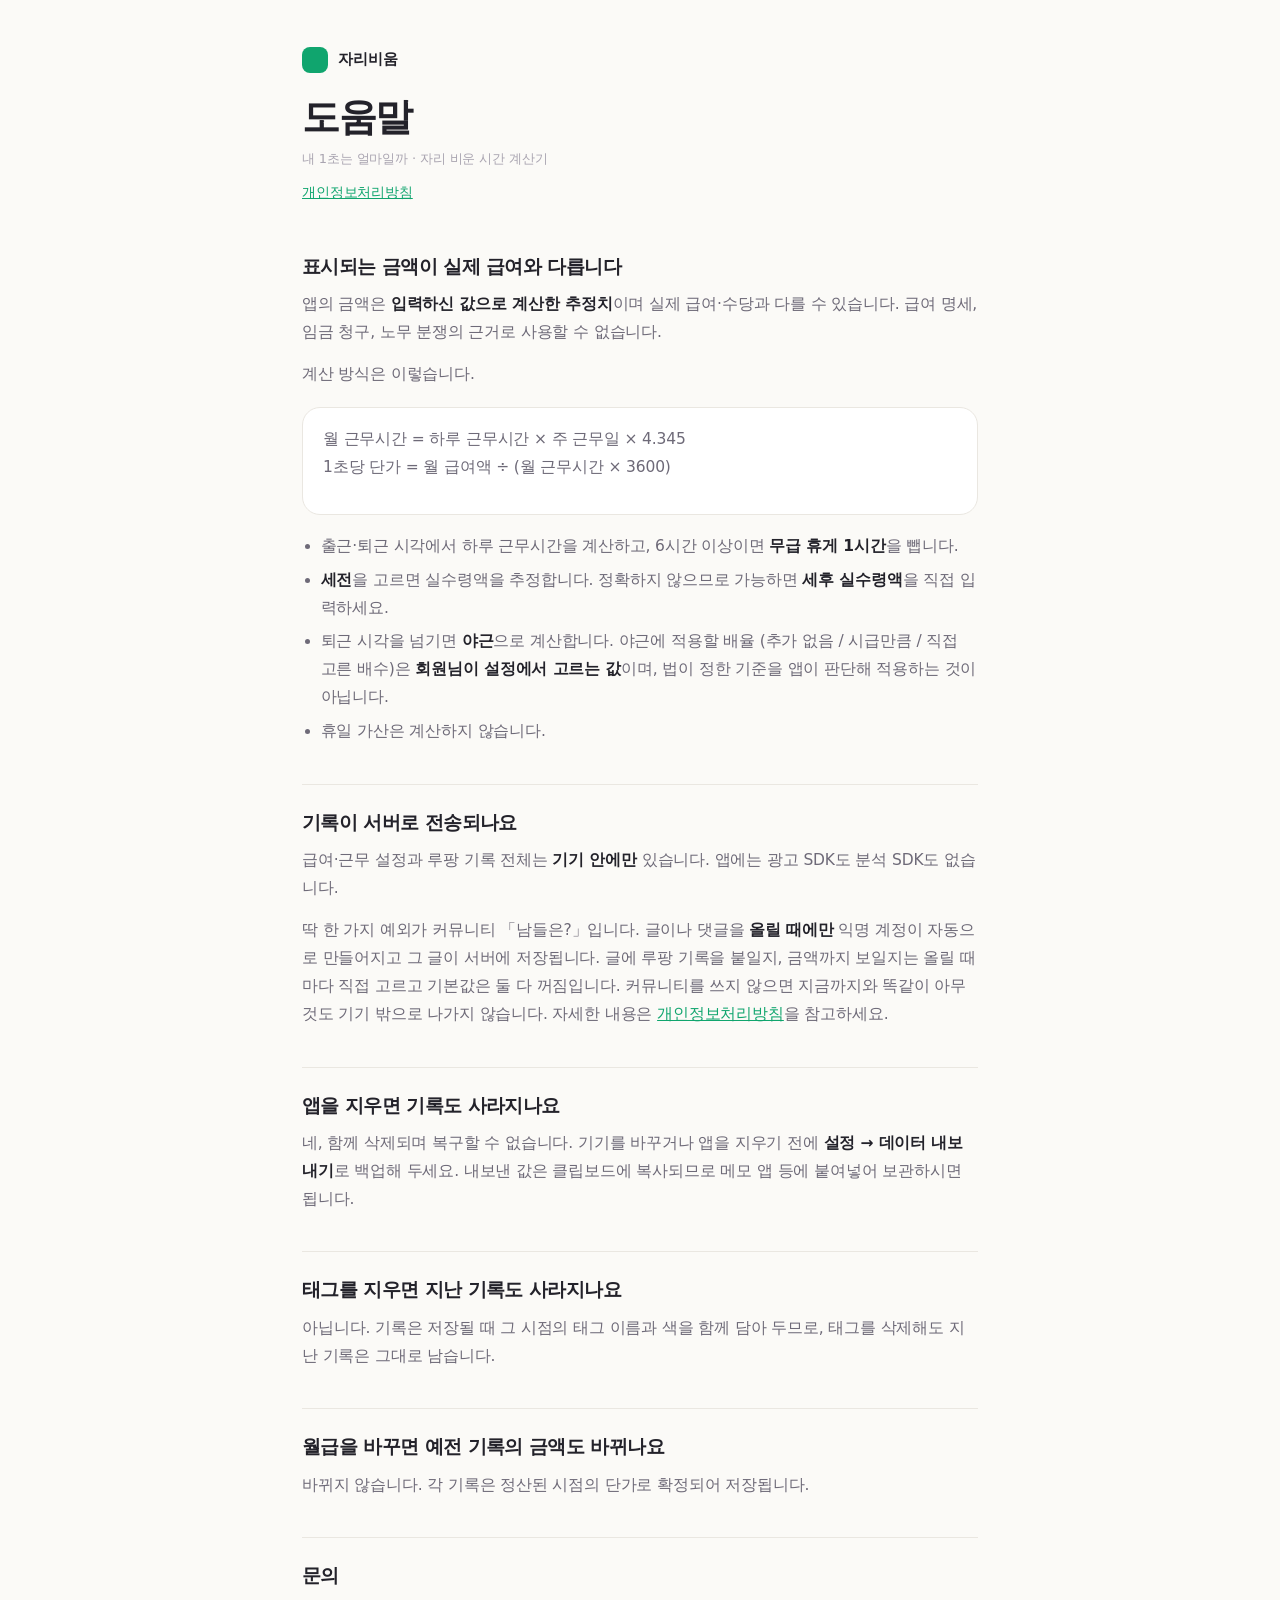
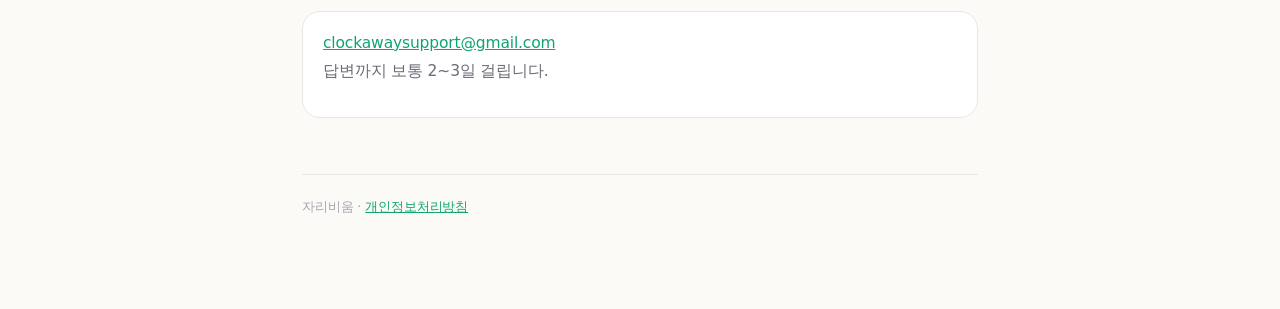
<file: index.html>
<!doctype html><html lang="ko"><head>
<meta charset="utf-8"><meta name="viewport" content="width=device-width,initial-scale=1">
<title>자리비움 · 지원</title>
<link rel="stylesheet" href="style.css">
</head><body><div class="wrap">
<header>
  <div class="brand"><span class="dot"></span>자리비움</div>
  <h1>도움말</h1>
  <div class="upd">내 1초는 얼마일까 · 자리 비운 시간 계산기</div>
  <nav><a href="privacy.html">개인정보처리방침</a></nav>
</header>

<h2>표시되는 금액이 실제 급여와 다릅니다</h2>
<p>앱의 금액은 <strong>입력하신 값으로 계산한 추정치</strong>이며 실제 급여·수당과 다를 수 있습니다.
급여 명세, 임금 청구, 노무 분쟁의 근거로 사용할 수 없습니다.</p>
<p>계산 방식은 이렇습니다.</p>
<div class="card">
  <p>월 근무시간 = 하루 근무시간 × 주 근무일 × 4.345<br>
  1초당 단가 = 월 급여액 ÷ (월 근무시간 × 3600)</p>
</div>
<ul>
  <li>출근·퇴근 시각에서 하루 근무시간을 계산하고, 6시간 이상이면 <strong>무급 휴게 1시간</strong>을 뺍니다.</li>
  <li><strong>세전</strong>을 고르면 실수령액을 추정합니다. 정확하지 않으므로 가능하면 <strong>세후 실수령액</strong>을 직접 입력하세요.</li>
  <li>퇴근 시각을 넘기면 <strong>야근</strong>으로 계산합니다. 야근에 적용할 배율
      (추가 없음 / 시급만큼 / 직접 고른 배수)은 <strong>회원님이 설정에서 고르는 값</strong>이며,
      법이 정한 기준을 앱이 판단해 적용하는 것이 아닙니다.</li>
  <li>휴일 가산은 계산하지 않습니다.</li>
</ul>

<h2>기록이 서버로 전송되나요</h2>
<p>급여·근무 설정과 루팡 기록 전체는 <strong>기기 안에만</strong> 있습니다. 앱에는 광고 SDK도
분석 SDK도 없습니다.</p>
<p>딱 한 가지 예외가 커뮤니티 「남들은?」입니다. 글이나 댓글을 <strong>올릴 때에만</strong>
익명 계정이 자동으로 만들어지고 그 글이 서버에 저장됩니다. 글에 루팡 기록을 붙일지, 금액까지
보일지는 올릴 때마다 직접 고르고 기본값은 둘 다 꺼짐입니다. 커뮤니티를 쓰지 않으면 지금까지와
똑같이 아무것도 기기 밖으로 나가지 않습니다.
자세한 내용은 <a href="privacy.html">개인정보처리방침</a>을 참고하세요.</p>

<h2>앱을 지우면 기록도 사라지나요</h2>
<p>네, 함께 삭제되며 복구할 수 없습니다.
기기를 바꾸거나 앱을 지우기 전에 <strong>설정 → 데이터 내보내기</strong>로 백업해 두세요.
내보낸 값은 클립보드에 복사되므로 메모 앱 등에 붙여넣어 보관하시면 됩니다.</p>

<h2>태그를 지우면 지난 기록도 사라지나요</h2>
<p>아닙니다. 기록은 저장될 때 그 시점의 태그 이름과 색을 함께 담아 두므로,
태그를 삭제해도 지난 기록은 그대로 남습니다.</p>

<h2>월급을 바꾸면 예전 기록의 금액도 바뀌나요</h2>
<p>바뀌지 않습니다. 각 기록은 정산된 시점의 단가로 확정되어 저장됩니다.</p>

<h2>문의</h2>
<div class="card">
  <p><a href="mailto:clockawaysupport@gmail.com">clockawaysupport@gmail.com</a><br>
  답변까지 보통 2~3일 걸립니다.</p>
</div>

<footer>
  자리비움 · <a href="privacy.html">개인정보처리방침</a>
</footer>
</div></body></html>
</file>
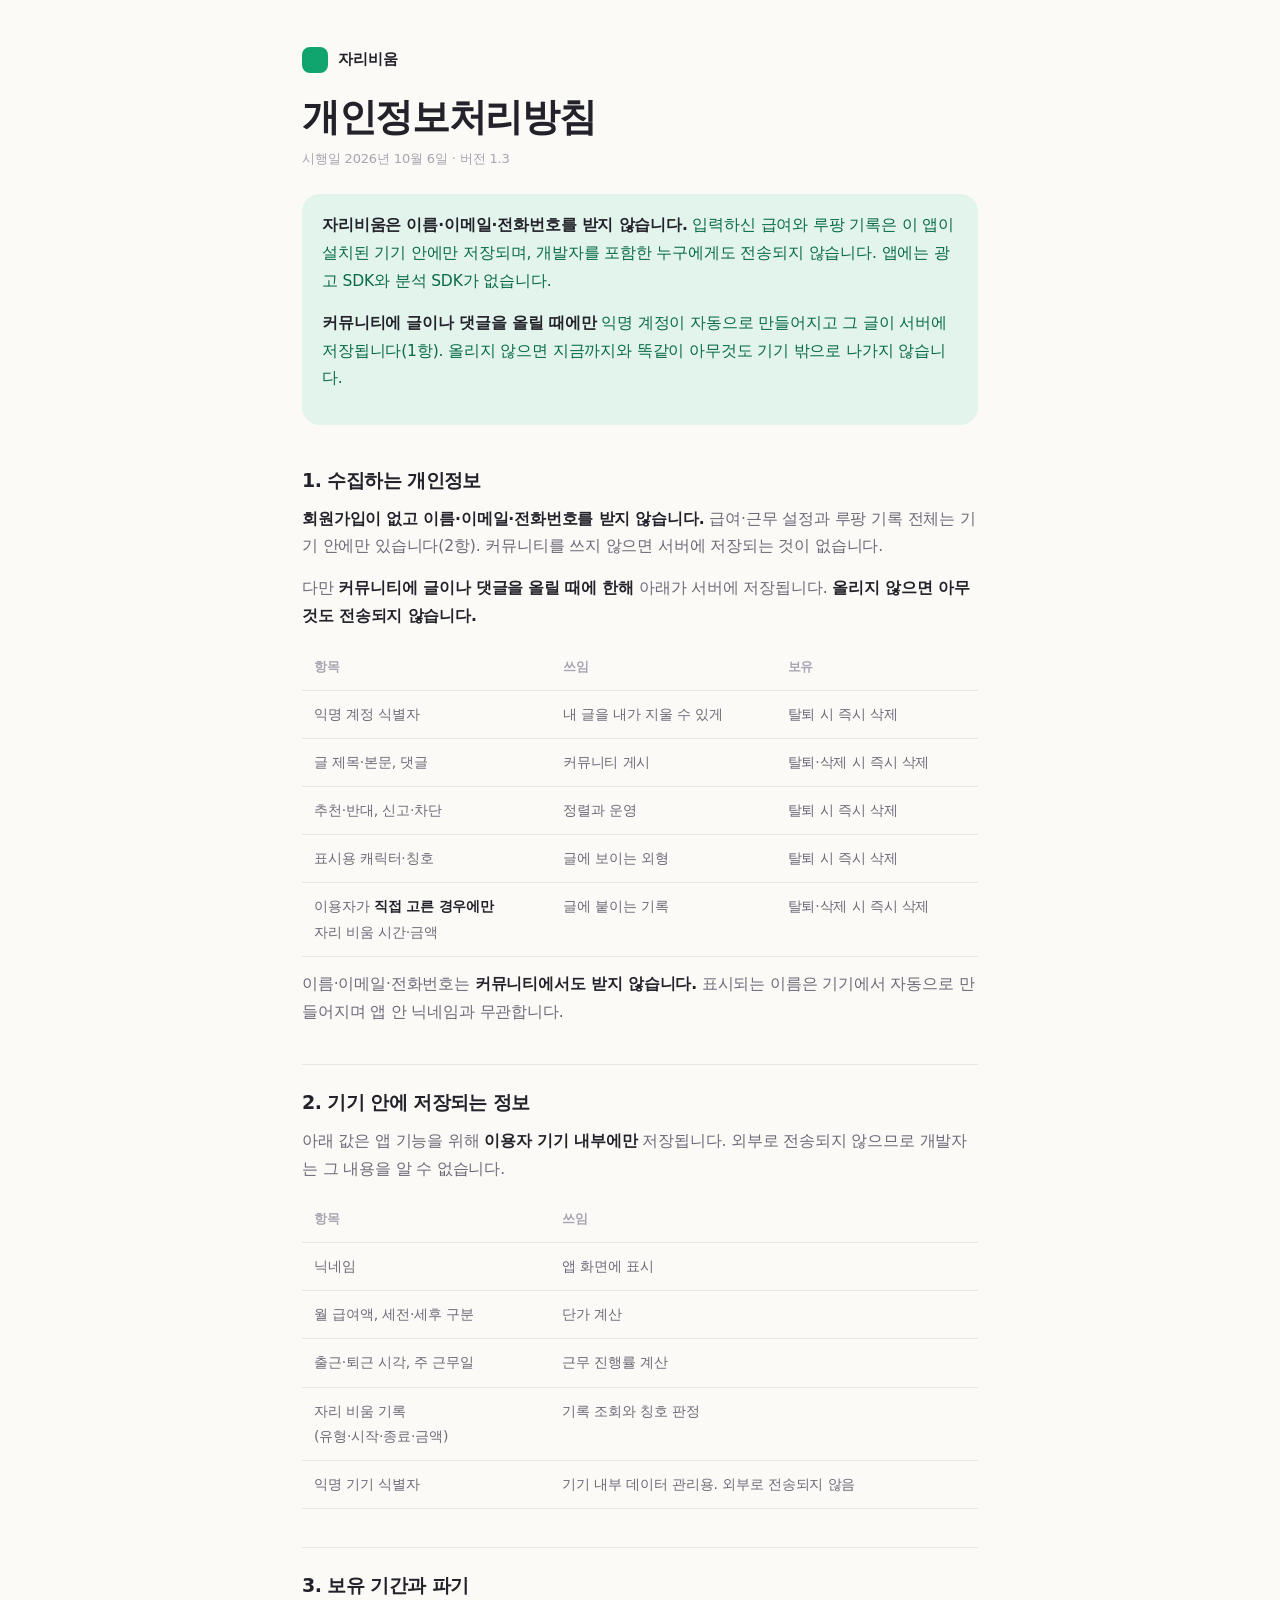
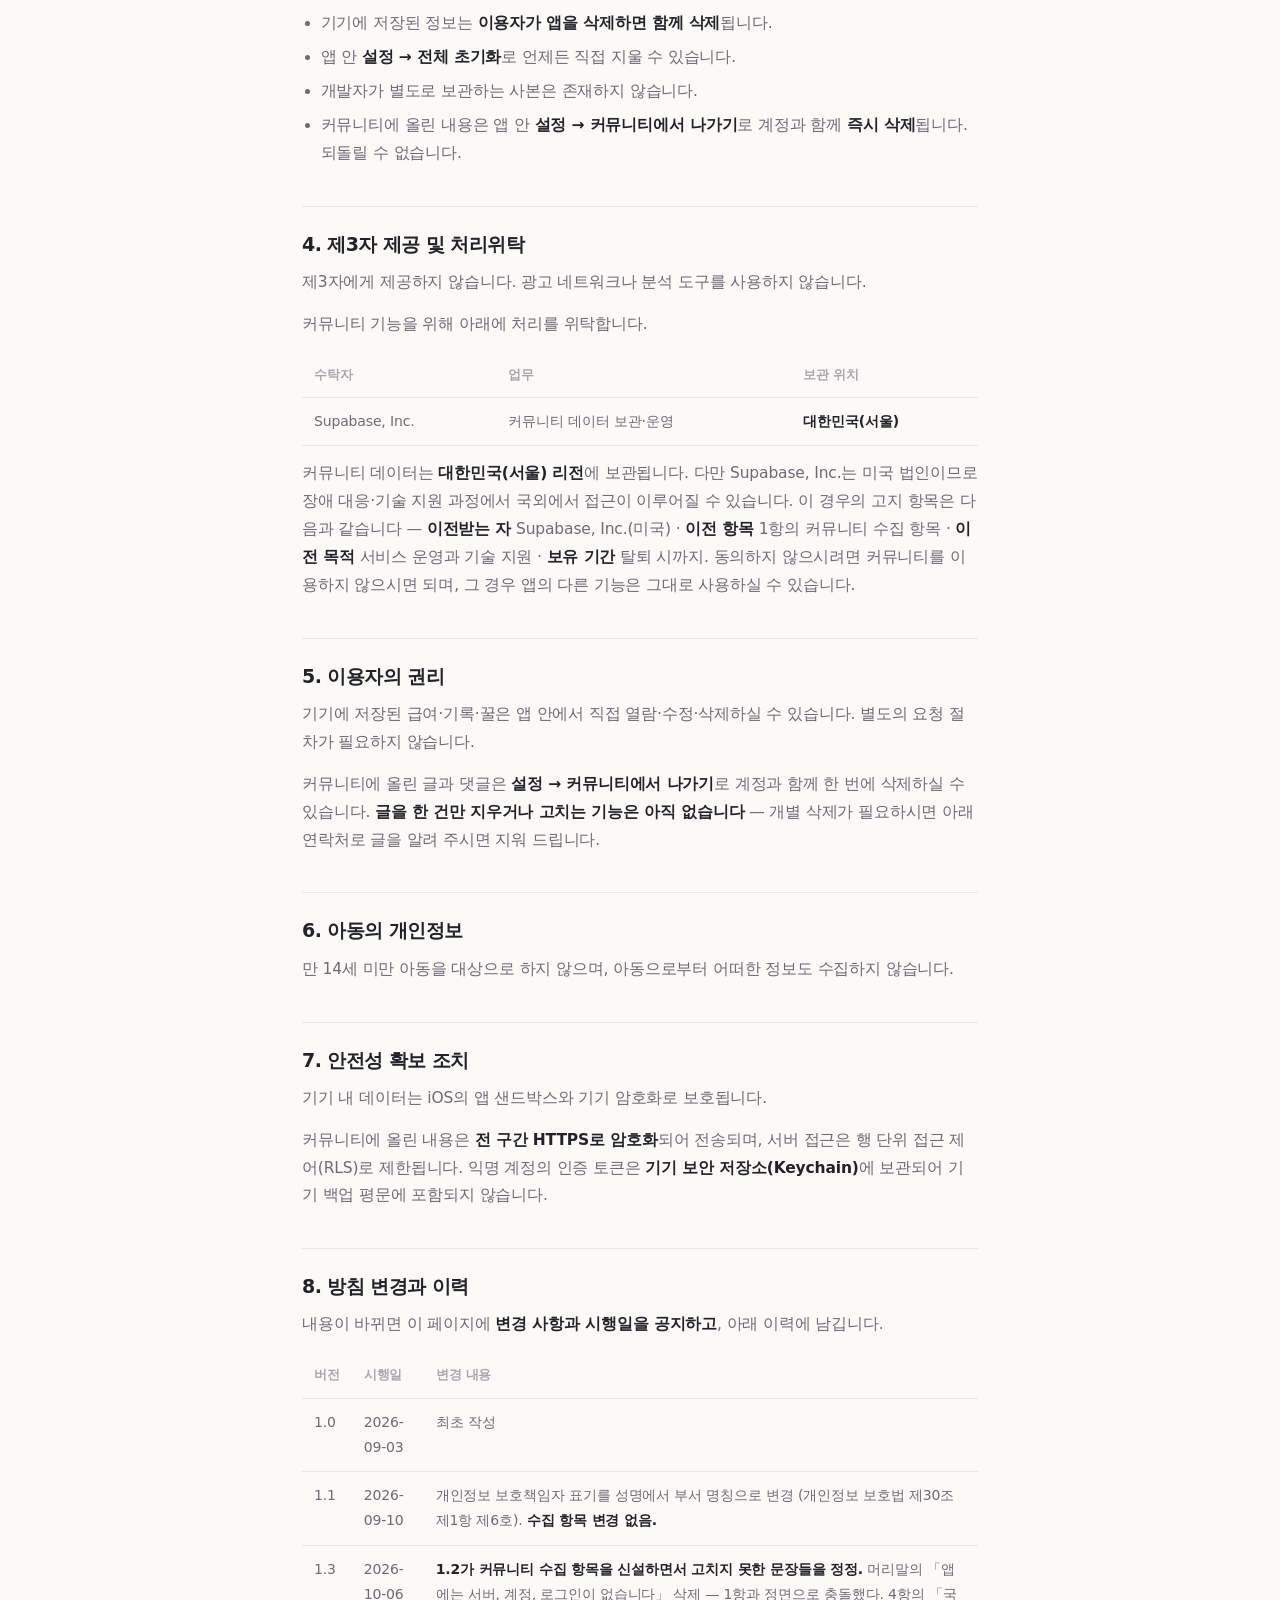
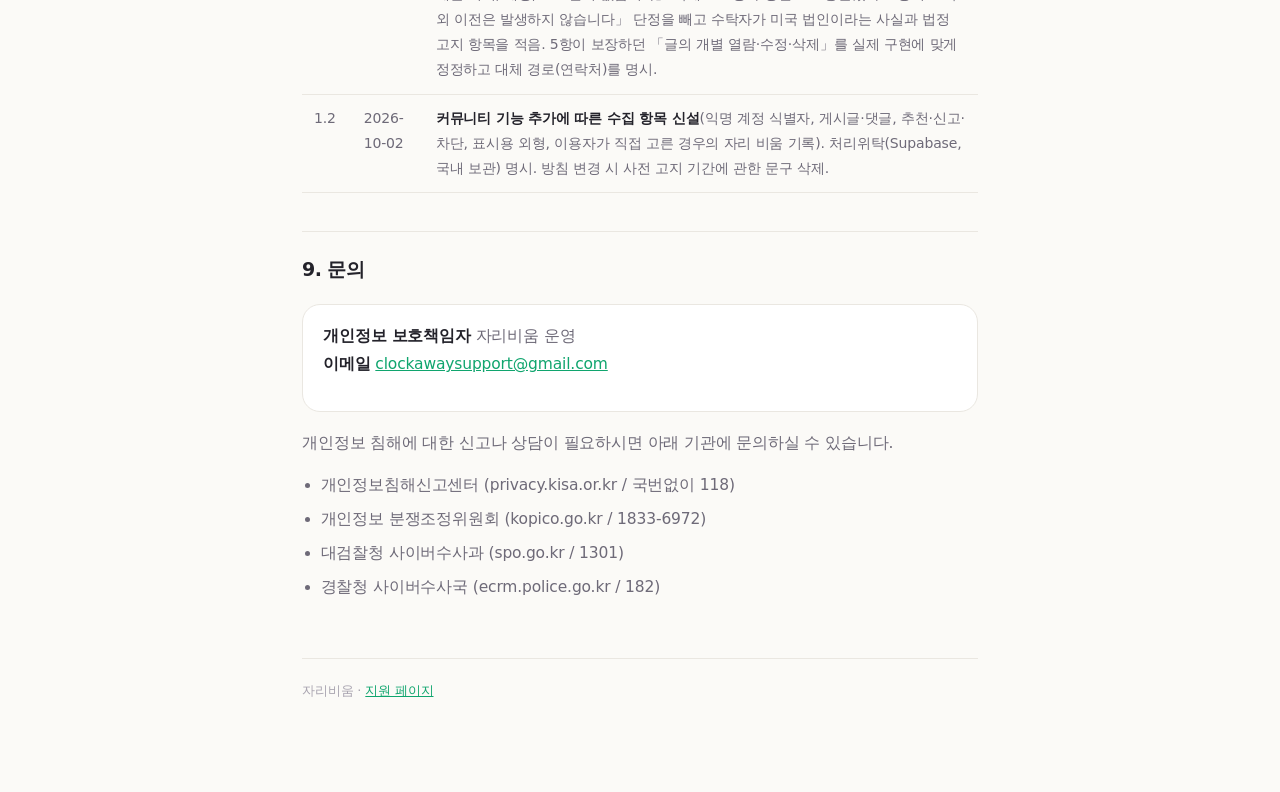
<file: privacy.html>
<!--
  ⚠️ **이 파일을 고치는 것만으로는 게시되지 않는다.**

  실제로 App Store 「개인정보 처리방침 URL」이 가리키는 곳은 **다른 저장소**다:
      https://jaykwakjy-sudo.github.io/awayclock-site/privacy.html
      = GitHub  jaykwakjy-sudo/awayclock-site  (main 브랜치, 루트의 privacy.html)

  이 저장소(월급루팡)에는 git 리모트가 없다. docs/ 는 원본일 뿐이고,
  고친 뒤 **직접 올려야** 바뀐다:

      gh api -X PUT repos/jaykwakjy-sudo/awayclock-site/contents/privacy.html \
        -f message="..." -f sha="<원격 sha>" -f content="<base64>"

  ⚠️ 한 번 당했다 — 여기만 1.2로 고쳐 놓고 App Store 개인정보 라벨을 「수집함」으로
     게시했더니, 라벨은 "수집함"인데 **링크된 방침은 "수집하지 않습니다"**인 상태가
     라이브에 그대로 떴다. 라벨을 건드리면 이 파일도 같이 올려야 한다.

  ⚠️ GitHub Pages 반영까지 20~40초 걸린다. 올리자마자 확인하면 옛 내용이 나온다.
-->
<!doctype html><html lang="ko"><head>
<meta charset="utf-8"><meta name="viewport" content="width=device-width,initial-scale=1">
<title>자리비움 · 개인정보처리방침</title>
<link rel="stylesheet" href="style.css">
</head><body><div class="wrap">
<header>
  <div class="brand"><span class="dot"></span>자리비움</div>
  <h1>개인정보처리방침</h1>
  <div class="upd">시행일 2026년 10월 6일 · 버전 1.3</div>
</header>

<div class="card hl">
  <p><strong>자리비움은 이름·이메일·전화번호를 받지 않습니다.</strong>
  입력하신 급여와 루팡 기록은 이 앱이 설치된 기기 안에만 저장되며,
  개발자를 포함한 누구에게도 전송되지 않습니다.
  앱에는 광고 SDK와 분석 SDK가 없습니다.</p>
  <p><strong>커뮤니티에 글이나 댓글을 올릴 때에만</strong> 익명 계정이 자동으로
  만들어지고 그 글이 서버에 저장됩니다(1항). 올리지 않으면 지금까지와 똑같이
  아무것도 기기 밖으로 나가지 않습니다.</p>
</div>

<h2>1. 수집하는 개인정보</h2>
<p><strong>회원가입이 없고 이름·이메일·전화번호를 받지 않습니다.</strong>
급여·근무 설정과 루팡 기록 전체는 기기 안에만 있습니다(2항).
커뮤니티를 쓰지 않으면 서버에 저장되는 것이 없습니다.</p>
<p>다만 <strong>커뮤니티에 글이나 댓글을 올릴 때에 한해</strong> 아래가 서버에 저장됩니다.
<strong>올리지 않으면 아무것도 전송되지 않습니다.</strong></p>
<table>
  <tr><th>항목</th><th>쓰임</th><th>보유</th></tr>
  <tr><td>익명 계정 식별자</td><td>내 글을 내가 지울 수 있게</td><td>탈퇴 시 즉시 삭제</td></tr>
  <tr><td>글 제목·본문, 댓글</td><td>커뮤니티 게시</td><td>탈퇴·삭제 시 즉시 삭제</td></tr>
  <tr><td>추천·반대, 신고·차단</td><td>정렬과 운영</td><td>탈퇴 시 즉시 삭제</td></tr>
  <tr><td>표시용 캐릭터·칭호</td><td>글에 보이는 외형</td><td>탈퇴 시 즉시 삭제</td></tr>
  <tr><td>이용자가 <strong>직접 고른 경우에만</strong><br>자리 비움 시간·금액</td><td>글에 붙이는 기록</td><td>탈퇴·삭제 시 즉시 삭제</td></tr>
</table>
<p>이름·이메일·전화번호는 <strong>커뮤니티에서도 받지 않습니다.</strong>
표시되는 이름은 기기에서 자동으로 만들어지며 앱 안 닉네임과 무관합니다.</p>

<h2>2. 기기 안에 저장되는 정보</h2>
<p>아래 값은 앱 기능을 위해 <strong>이용자 기기 내부에만</strong> 저장됩니다.
외부로 전송되지 않으므로 개발자는 그 내용을 알 수 없습니다.</p>
<table>
  <tr><th>항목</th><th>쓰임</th></tr>
  <tr><td>닉네임</td><td>앱 화면에 표시</td></tr>
  <tr><td>월 급여액, 세전·세후 구분</td><td>단가 계산</td></tr>
  <tr><td>출근·퇴근 시각, 주 근무일</td><td>근무 진행률 계산</td></tr>
  <tr><td>자리 비움 기록<br>(유형·시작·종료·금액)</td><td>기록 조회와 칭호 판정</td></tr>
  <tr><td>익명 기기 식별자</td><td>기기 내부 데이터 관리용. 외부로 전송되지 않음</td></tr>
</table>

<h2>3. 보유 기간과 파기</h2>
<ul>
  <li>기기에 저장된 정보는 <strong>이용자가 앱을 삭제하면 함께 삭제</strong>됩니다.</li>
  <li>앱 안 <strong>설정 → 전체 초기화</strong>로 언제든 직접 지울 수 있습니다.</li>
  <li>개발자가 별도로 보관하는 사본은 존재하지 않습니다.</li>
  <li>커뮤니티에 올린 내용은 앱 안 <strong>설정 → 커뮤니티에서 나가기</strong>로
      계정과 함께 <strong>즉시 삭제</strong>됩니다. 되돌릴 수 없습니다.</li>
</ul>

<h2>4. 제3자 제공 및 처리위탁</h2>
<p>제3자에게 제공하지 않습니다. 광고 네트워크나 분석 도구를 사용하지 않습니다.</p>
<p>커뮤니티 기능을 위해 아래에 처리를 위탁합니다.</p>
<table>
  <tr><th>수탁자</th><th>업무</th><th>보관 위치</th></tr>
  <tr><td>Supabase, Inc.</td><td>커뮤니티 데이터 보관·운영</td><td><strong>대한민국(서울)</strong></td></tr>
</table>
<p>커뮤니티 데이터는 <strong>대한민국(서울) 리전</strong>에 보관됩니다. 다만 Supabase, Inc.는
미국 법인이므로 장애 대응·기술 지원 과정에서 국외에서 접근이 이루어질 수 있습니다. 이 경우의
고지 항목은 다음과 같습니다 — <strong>이전받는 자</strong> Supabase, Inc.(미국) ·
<strong>이전 항목</strong> 1항의 커뮤니티 수집 항목 · <strong>이전 목적</strong> 서비스 운영과
기술 지원 · <strong>보유 기간</strong> 탈퇴 시까지. 동의하지 않으시려면 커뮤니티를 이용하지
않으시면 되며, 그 경우 앱의 다른 기능은 그대로 사용하실 수 있습니다.</p>

<h2>5. 이용자의 권리</h2>
<p>기기에 저장된 급여·기록·꿀은 앱 안에서 직접 열람·수정·삭제하실 수 있습니다.
별도의 요청 절차가 필요하지 않습니다.</p>
<p>커뮤니티에 올린 글과 댓글은 <strong>설정 → 커뮤니티에서 나가기</strong>로 계정과 함께
한 번에 삭제하실 수 있습니다. <strong>글을 한 건만 지우거나 고치는 기능은 아직 없습니다</strong> —
개별 삭제가 필요하시면 아래 연락처로 글을 알려 주시면 지워 드립니다.</p>

<h2>6. 아동의 개인정보</h2>
<p>만 14세 미만 아동을 대상으로 하지 않으며, 아동으로부터 어떠한 정보도 수집하지 않습니다.</p>

<h2>7. 안전성 확보 조치</h2>
<p>기기 내 데이터는 iOS의 앱 샌드박스와 기기 암호화로 보호됩니다.</p>
<p>커뮤니티에 올린 내용은 <strong>전 구간 HTTPS로 암호화</strong>되어 전송되며,
서버 접근은 행 단위 접근 제어(RLS)로 제한됩니다. 익명 계정의 인증 토큰은
<strong>기기 보안 저장소(Keychain)</strong>에 보관되어 기기 백업 평문에 포함되지 않습니다.</p>

<h2>8. 방침 변경과 이력</h2>
<p>내용이 바뀌면 이 페이지에 <strong>변경 사항과 시행일을 공지하고</strong>, 아래 이력에 남깁니다.</p>
<table>
  <tr><th>버전</th><th>시행일</th><th>변경 내용</th></tr>
  <tr><td>1.0</td><td>2026-09-03</td><td>최초 작성</td></tr>
  <tr><td>1.1</td><td>2026-09-10</td><td>개인정보 보호책임자 표기를 성명에서 부서 명칭으로 변경 (개인정보 보호법 제30조 제1항 제6호). <strong>수집 항목 변경 없음.</strong></td></tr>
  <tr><td>1.3</td><td>2026-10-06</td><td><strong>1.2가 커뮤니티 수집 항목을 신설하면서 고치지 못한 문장들을 정정.</strong> 머리말의 「앱에는 서버, 계정, 로그인이 없습니다」 삭제 — 1항과 정면으로 충돌했다. 4항의 「국외 이전은 발생하지 않습니다」 단정을 빼고 수탁자가 미국 법인이라는 사실과 법정 고지 항목을 적음. 5항이 보장하던 「글의 개별 열람·수정·삭제」를 실제 구현에 맞게 정정하고 대체 경로(연락처)를 명시.</td></tr>
  <tr><td>1.2</td><td>2026-10-02</td><td><strong>커뮤니티 기능 추가에 따른 수집 항목 신설</strong>(익명 계정 식별자, 게시글·댓글, 추천·신고·차단, 표시용 외형, 이용자가 직접 고른 경우의 자리 비움 기록). 처리위탁(Supabase, 국내 보관) 명시. 방침 변경 시 사전 고지 기간에 관한 문구 삭제.</td></tr>
</table>

<h2>9. 문의</h2>
<div class="card">
  <p><strong>개인정보 보호책임자</strong> 자리비움 운영<br>
  <strong>이메일</strong> <a href="mailto:clockawaysupport@gmail.com">clockawaysupport@gmail.com</a></p>
</div>
<p>개인정보 침해에 대한 신고나 상담이 필요하시면 아래 기관에 문의하실 수 있습니다.</p>
<ul>
  <li>개인정보침해신고센터 (privacy.kisa.or.kr / 국번없이 118)</li>
  <li>개인정보 분쟁조정위원회 (kopico.go.kr / 1833-6972)</li>
  <li>대검찰청 사이버수사과 (spo.go.kr / 1301)</li>
  <li>경찰청 사이버수사국 (ecrm.police.go.kr / 182)</li>
</ul>

<footer>
  자리비움 · <a href="index.html">지원 페이지</a>
</footer>
</div></body></html>
</file>
<file: style.css>
:root{
  --paper:#FBFAF7; --panel:#fff; --line:#EAE7E1;
  --ink:#23222A; --ink2:#6E6A78; --ink3:#A9A4B0;
  --won:#10A56E; --wonSoft:#E2F4EC;
  --kr:"IBM Plex Sans KR","Apple SD Gothic Neo",system-ui,-apple-system,sans-serif;
}
*{box-sizing:border-box}
body{margin:0;background:var(--paper);color:var(--ink);font-family:var(--kr);
  font-size:15.5px;line-height:1.8;letter-spacing:-.01em;-webkit-text-size-adjust:100%}
.wrap{max-width:720px;margin:0 auto;padding:0 22px 90px}
header{padding:46px 0 6px}
.brand{display:flex;align-items:center;gap:10px;font-weight:700;font-size:15px}
.dot{width:26px;height:26px;border-radius:8px;background:var(--won);flex:none}
h1{font-size:clamp(28px,6vw,38px);line-height:1.2;margin:22px 0 6px;letter-spacing:-.035em}
.upd{color:var(--ink3);font-size:13px}
h2{font-size:19px;margin:38px 0 8px;letter-spacing:-.03em;padding-top:20px;
  border-top:1px solid var(--line)}
h2:first-of-type{border-top:0;padding-top:0}
p,li{color:var(--ink2)}
p{margin:0 0 14px}
ul{padding-left:1.2em;margin:0 0 14px}
li{margin-bottom:6px}
strong{color:var(--ink);font-weight:600}
.card{background:var(--panel);border:1px solid var(--line);border-radius:18px;
  padding:18px 20px;margin:18px 0}
.hl{background:var(--wonSoft);border:0}
.hl p{color:#0A6B48}
table{width:100%;border-collapse:collapse;font-size:14px;margin:14px 0}
th,td{text-align:left;padding:11px 12px;border-bottom:1px solid var(--line);vertical-align:top}
th{color:var(--ink3);font-weight:600;font-size:12.5px;white-space:nowrap}
td{color:var(--ink2)}
a{color:var(--won)}
footer{margin-top:56px;padding-top:20px;border-top:1px solid var(--line);
  color:var(--ink3);font-size:13px}
nav{display:flex;gap:14px;margin-top:10px;font-size:14px}
</file>
